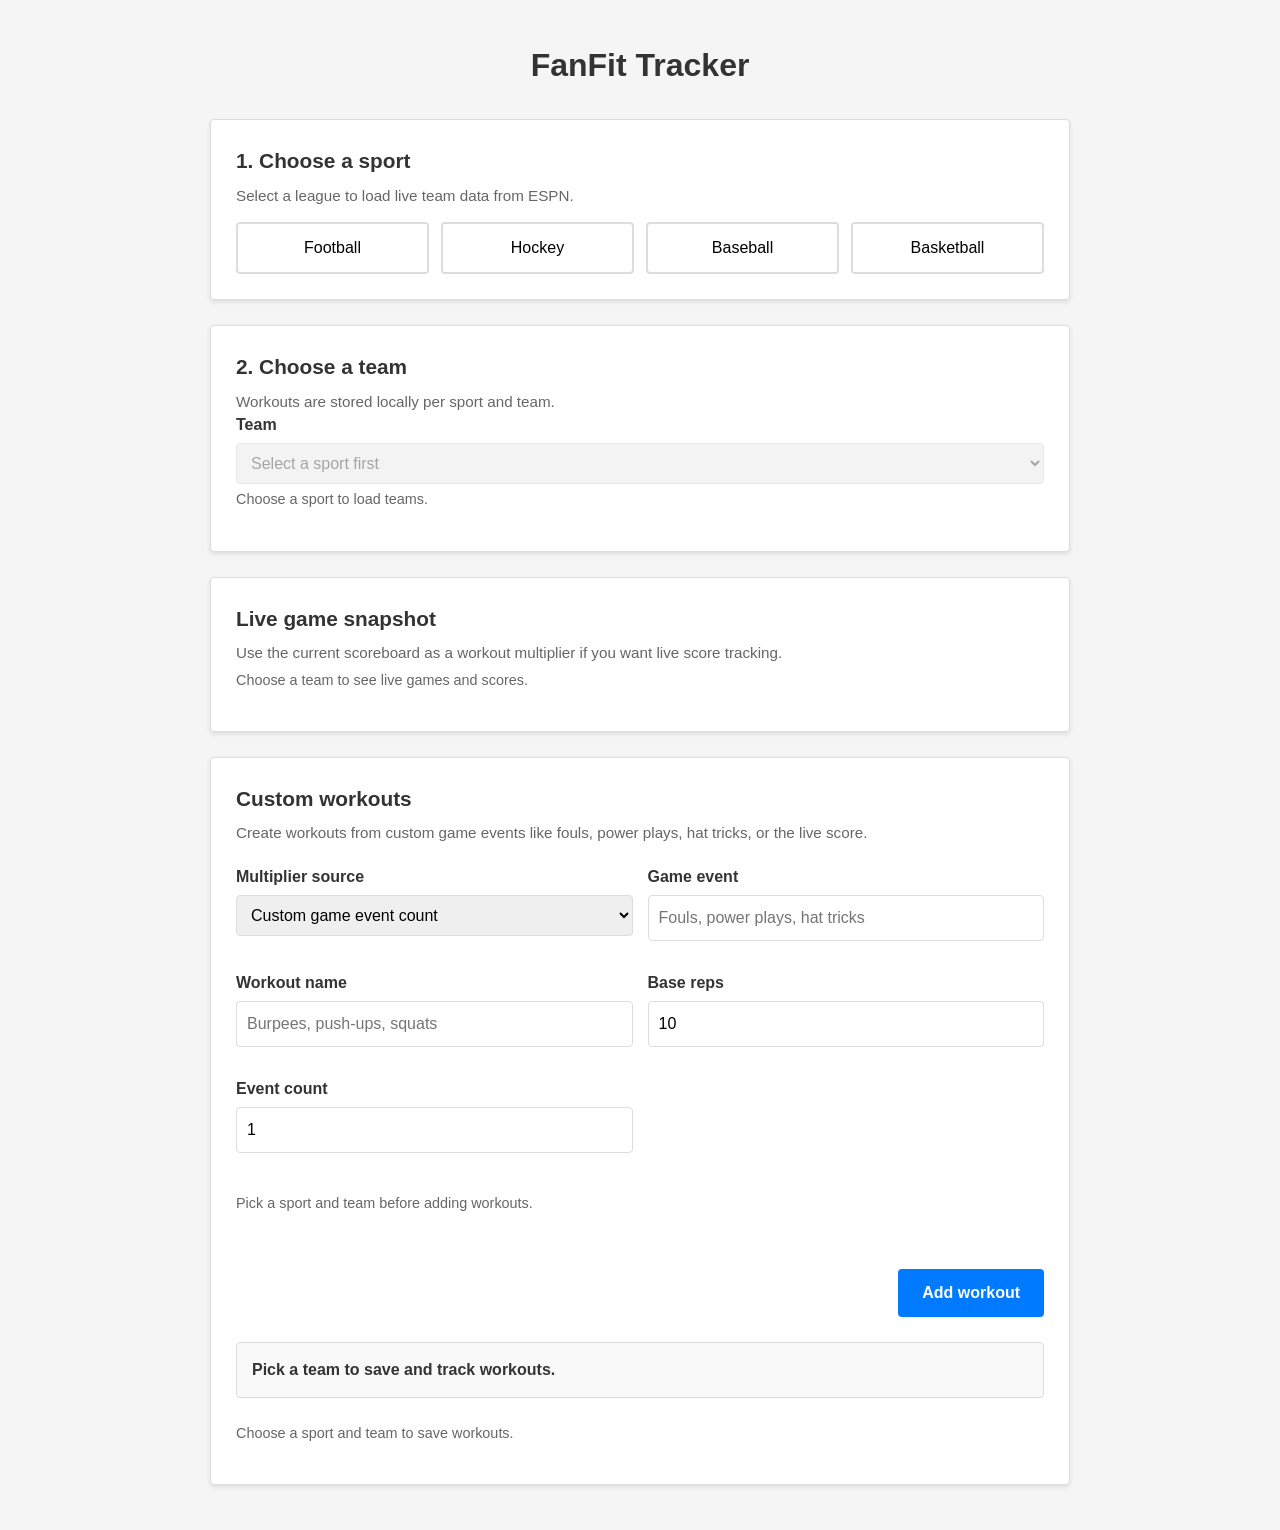
<file: source/index.html>
<!DOCTYPE html>
<html lang="en">

<head>
    <meta charset="UTF-8">
    <meta name="viewport" content="width=device-width, initial-scale=1.0">
    <title>FanFit Tracker</title>
    <link rel="stylesheet" href="style.css">
</head>

<body>
    <main class="app-shell">
        <h1>FanFit Tracker</h1>
        <section class="panel">
            <div class="panel-heading">
                <h2>1. Choose a sport</h2>
                <p>Select a league to load live team data from ESPN.</p>
            </div>
            <div id="sport-selector" class="sport-grid" aria-label="Sport selector"></div>
        </section>

        <section class="panel">
            <div class="panel-heading">
                <h2>2. Choose a team</h2>
                <p>Workouts are stored locally per sport and team.</p>
            </div>
            <div class="field-group">
                <label for="team-dropdown">Team</label>
                <select id="team-dropdown" disabled>
                    <option value="">Select a sport first</option>
                </select>
                <p id="team-status" class="helper-text">Choose a sport to load teams.</p>
            </div>
        </section>

        <section class="panel" id="games-panel" aria-live="polite">
            <div class="panel-heading">
                <h2>Live game snapshot</h2>
                <p>Use the current scoreboard as a workout multiplier if you want live score tracking.</p>
            </div>
            <div id="games-output">
                <p class="status-message">Choose a team to see live games and scores.</p>
            </div>
        </section>

        <section class="panel" id="workout-section" aria-live="polite">
            <div class="panel-heading">
                <h2>Custom workouts</h2>
                <p>Create workouts from custom game events like fouls, power plays, hat tricks, or the live score.</p>
            </div>

            <form id="workout-form" class="workout-form">
                <div class="form-grid">
                    <div class="field-group">
                        <label for="workout-multiplier-type">Multiplier source</label>
                        <select id="workout-multiplier-type">
                            <option value="event-count">Custom game event count</option>
                            <option value="live-score">Live score</option>
                        </select>
                    </div>

                    <div class="field-group">
                        <label for="workout-event-label">Game event</label>
                        <input id="workout-event-label" type="text" placeholder="Fouls, power plays, hat tricks"
                            autocomplete="off">
                    </div>

                    <div class="field-group">
                        <label for="workout-name">Workout name</label>
                        <input id="workout-name" type="text" placeholder="Burpees, push-ups, squats" autocomplete="off">
                    </div>

                    <div class="field-group">
                        <label for="workout-reps">Base reps</label>
                        <input id="workout-reps" type="number" min="1" value="10">
                    </div>

                    <div class="field-group" id="event-count-group">
                        <label for="workout-event-count">Event count</label>
                        <input id="workout-event-count" type="number" min="1" value="1">
                    </div>

                    <div class="field-group" id="live-team-group">
                        <label for="workout-live-team">Track score for</label>
                        <select id="workout-live-team">
                            <option value="selected-team">Selected team</option>
                            <option value="opponent-team">Opponent team</option>
                        </select>
                    </div>
                </div>

                <p id="workout-help" class="helper-text">Choose a sport and team to start building workouts.</p>
                <div class="builder-actions">
                    <button id="add-workout-button" type="submit">Add workout</button>
                </div>
            </form>

            <div class="summary-bar" id="workout-summary"></div>
            <div id="workout-list" class="workout-list"></div>
        </section>
    </main>

    <script src="script.js"></script>
</body>

</html>
</file>
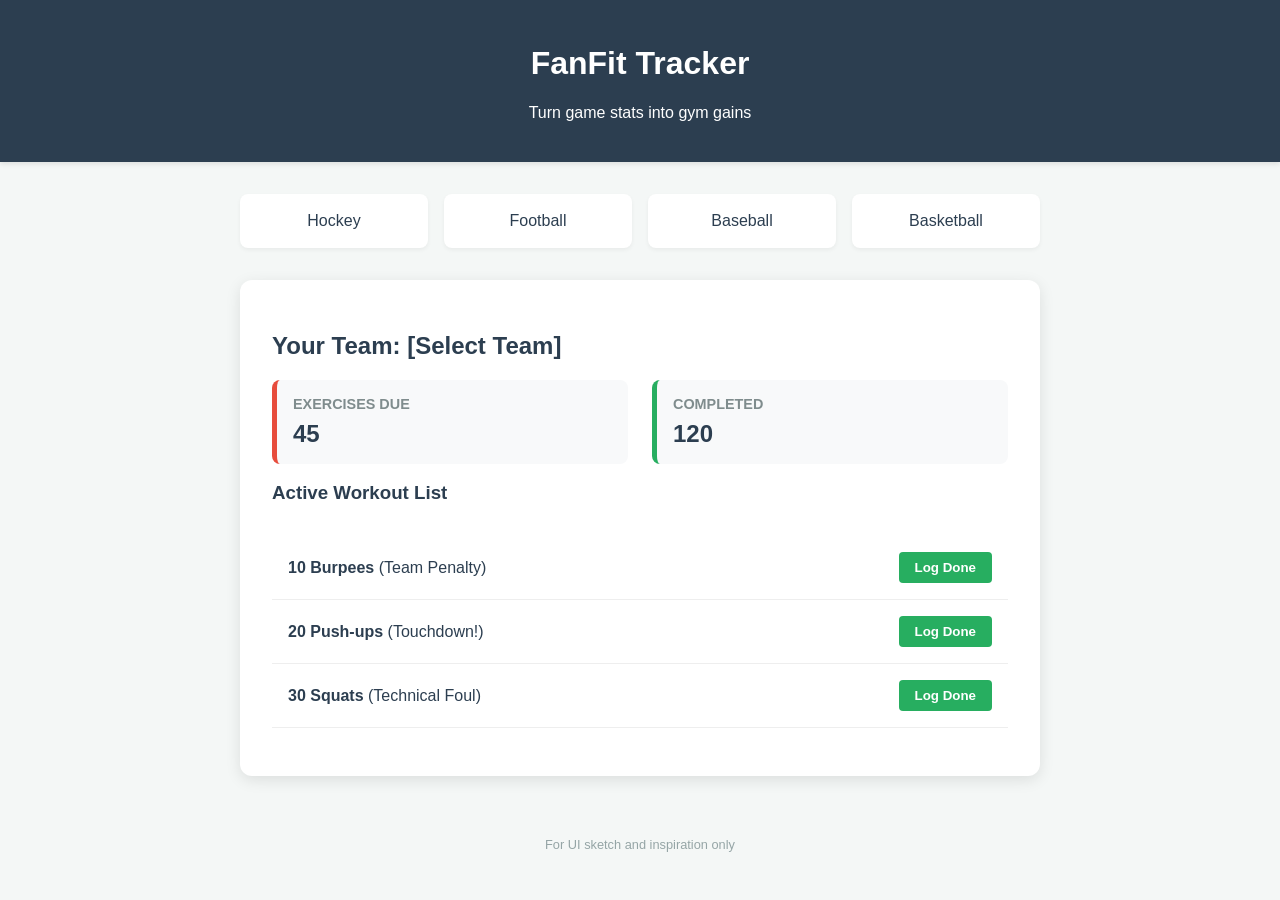
<file: UI_sketch.html>
<!DOCTYPE html>
<html lang="en">
<head>
    <meta charset="UTF-8">
    <meta name="viewport" content="width=device-width, initial-scale=1.0">
    <title>FanFit Tracker | MVP</title>
    <style>
        :root {
            --primary: #2c3e50;
            --accent: #e74c3c;
            --success: #27ae60;
            --bg: #f4f7f6;
            --white: #ffffff;
        }

        body {
            font-family: 'Segoe UI', Tahoma, Geneva, Verdana, sans-serif;
            background-color: var(--bg);
            color: var(--primary);
            margin: 0;
            display: flex;
            flex-direction: column;
            align-items: center;
        }

        header {
            background-color: var(--primary);
            color: var(--white);
            width: 100%;
            padding: 1.5rem 0;
            text-align: center;
            box-shadow: 0 2px 5px rgba(0,0,0,0.1);
        }

        .container {
            width: 90%;
            max-width: 800px;
            margin-top: 2rem;
        }

        /* Sport Selection Cards */
        .sport-selector {
            display: grid;
            grid-template-columns: repeat(auto-fit, minmax(150px, 1fr));
            gap: 1rem;
            margin-bottom: 2rem;
        }

        .sport-card {
            background: var(--white);
            padding: 1rem;
            border-radius: 8px;
            text-align: center;
            cursor: pointer;
            border: 2px solid transparent;
            transition: all 0.3s ease;
            box-shadow: 0 2px 4px rgba(0,0,0,0.05);
        }

        .sport-card:hover {
            border-color: var(--accent);
            transform: translateY(-3px);
        }

        /* Tracker Section */
        .dashboard {
            background: var(--white);
            padding: 2rem;
            border-radius: 12px;
            box-shadow: 0 4px 15px rgba(0,0,0,0.1);
        }

        .stats-grid {
            display: grid;
            grid-template-columns: 1fr 1fr;
            gap: 1.5rem;
            margin-top: 1rem;
        }

        .stat-box {
            padding: 1rem;
            border-radius: 8px;
            background: #f8f9fa;
            border-left: 5px solid var(--accent);
        }

        .stat-box h3 { margin: 0; font-size: 0.9rem; color: #7f8c8d; }
        .stat-box p { margin: 0.5rem 0 0 0; font-size: 1.5rem; font-weight: bold; }

        .exercise-list {
            list-style: none;
            padding: 0;
            margin-top: 2rem;
        }

        .exercise-item {
            display: flex;
            justify-content: space-between;
            align-items: center;
            padding: 1rem;
            border-bottom: 1px solid #eee;
        }

        .btn-log {
            background-color: var(--success);
            color: white;
            border: none;
            padding: 8px 16px;
            border-radius: 4px;
            cursor: pointer;
            font-weight: bold;
        }

        .btn-log:hover { background-color: #219150; }

        footer {
            margin-top: 3rem;
            font-size: 0.8rem;
            color: #95a5a6;
        }
    </style>
</head>
<body>

    <header>
        <h1>FanFit Tracker</h1>
        <p>Turn game stats into gym gains</p>
    </header>

    <div class="container">
        <div class="sport-selector">
            <div class="sport-card">Hockey</div>
            <div class="sport-card">Football</div>
            <div class="sport-card">Baseball</div>
            <div class="sport-card">Basketball</div>
        </div>

        <div class="dashboard">
            <h2>Your Team: <span>[Select Team]</span></h2>
            
            <div class="stats-grid">
                <div class="stat-box">
                    <h3>EXERCISES DUE</h3>
                    <p id="total-due">45</p>
                </div>
                <div class="stat-box" style="border-left-color: var(--success);">
                    <h3>COMPLETED</h3>
                    <p id="total-completed">120</p>
                </div>
            </div>

            <h3>Active Workout List</h3>
            <ul class="exercise-list">
                <li class="exercise-item">
                    <span><strong>10 Burpees</strong> (Team Penalty)</span>
                    <button class="btn-log">Log Done</button>
                </li>
                <li class="exercise-item">
                    <span><strong>20 Push-ups</strong> (Touchdown!)</span>
                    <button class="btn-log">Log Done</button>
                </li>
                <li class="exercise-item">
                    <span><strong>30 Squats</strong> (Technical Foul)</span>
                    <button class="btn-log">Log Done</button>
                </li>
            </ul>
        </div>
    </div>

    <footer>
        <p>For UI sketch and inspiration only</p>
    </footer>

</body>
</html>
</file>
<file: source/style.css>
:root {
    --bg: #f5f5f5;
    --surface: #ffffff;
    --surface-alt: #f9f9f9;
    --border: #dddddd;
    --text: #333333;
    --muted: #666666;
    --primary: #007bff;
    --secondary: #28a745;
    --success: #28a745;
    --danger: #dc3545;
    --warning: #ffc107;
    --radius: 4px;
}

* {
    box-sizing: border-box;
}

html {
    scroll-behavior: smooth;
}

body {
    margin: 0;
    min-height: 100vh;
    font-family: Arial, sans-serif;
    color: var(--text);
    background: var(--bg);
    line-height: 1.5;
}

h1 {
    text-align: center;
    margin-bottom: 30px;
    color: var(--text);
    font-size: 2em;
}

button,
input,
select {
    font: inherit;
}

button {
    border: 1px solid var(--border);
    cursor: pointer;
    padding: 8px 16px;
    background: var(--surface);
}

button:hover {
    background: var(--muted);
}

.app-shell {
    max-width: 900px;
    margin: 0 auto;
    padding: 20px;
}

.panel {
    background: var(--surface);
    border: 1px solid var(--border);
    border-radius: var(--radius);
    padding: 25px;
    margin-bottom: 25px;
    box-shadow: 0 2px 4px rgba(0,0,0,0.1);
}

.panel-heading h2 {
    margin: 0 0 8px 0;
    color: var(--text);
    font-size: 1.3em;
}

.panel-heading p {
    margin: 0;
    color: var(--muted);
    font-size: 0.95em;
}

.sport-grid {
    display: grid;
    grid-template-columns: repeat(auto-fit, minmax(150px, 1fr));
    gap: 12px;
    margin-top: 15px;
}

.sport-card {
    padding: 12px 16px;
    border: 2px solid var(--border);
    border-radius: var(--radius);
    background: var(--surface);
    cursor: pointer;
    transition: all 0.2s ease;
    font-weight: 500;
}

.sport-card:hover {
    border-color: var(--primary);
    background: var(--surface-alt);
}

.sport-card.active {
    background: var(--primary);
    color: white;
    border-color: var(--primary);
}

.field-group {
    margin-bottom: 15px;
}

.field-group label {
    display: block;
    margin-bottom: 6px;
    font-weight: 600;
    color: var(--text);
}

.field-group input,
.field-group select {
    width: 100%;
    padding: 10px;
    border: 1px solid var(--border);
    border-radius: var(--radius);
    font-size: 1em;
    transition: border-color 0.2s ease;
}

.field-group input:focus,
.field-group select:focus {
    outline: none;
    border-color: var(--primary);
    box-shadow: 0 0 0 2px rgba(0,123,255,0.25);
}

.helper-text,
.status-message {
    color: var(--muted);
    font-size: 0.9em;
    margin-top: 5px;
}

.workout-form {
    display: grid;
    gap: 20px;
    margin-top: 20px;
}

.form-grid {
    display: grid;
    grid-template-columns: 1fr 1fr;
    gap: 15px;
}

.builder-actions {
    text-align: right;
    margin-top: 20px;
}

#add-workout-button {
    background: var(--primary);
    color: white;
    border: none;
    padding: 12px 24px;
    border-radius: var(--radius);
    cursor: pointer;
    font-size: 1em;
    font-weight: 600;
    transition: background-color 0.2s ease;
}

#add-workout-button:hover {
    background: #0056b3;
}

.summary-bar {
    margin-top: 25px;
    padding: 15px;
    border: 1px solid var(--border);
    background: var(--surface-alt);
    border-radius: var(--radius);
    font-weight: 600;
    color: var(--text);
}

.workout-list {
    margin-top: 25px;
}

.workout-card {
    border: 1px solid var(--border);
    padding: 20px;
    background: var(--surface);
    margin-bottom: 15px;
    border-radius: var(--radius);
    box-shadow: 0 1px 3px rgba(0,0,0,0.1);
    transition: box-shadow 0.2s ease;
}

.workout-card:hover {
    box-shadow: 0 2px 8px rgba(0,0,0,0.15);
}

.workout-card.completed {
    background: #f0f8f0;
    border-color: var(--success);
}

.workout-title-row {
    display: flex;
    justify-content: space-between;
    align-items: center;
    margin-bottom: 15px;
}

.workout-name-input {
    flex: 1;
    padding: 8px 12px;
    border: 1px solid var(--border);
    border-radius: var(--radius);
    font-size: 1.1em;
    font-weight: 600;
}

.status-pill {
    padding: 6px 12px;
    border-radius: 20px;
    font-size: 0.85em;
    font-weight: 600;
    text-transform: uppercase;
    letter-spacing: 0.5px;
}

.status-pill.active {
    background: var(--warning);
    color: white;
}

.status-pill.completed {
    background: var(--success);
    color: white;
}

.status-pill.partial {
    background: var(--primary);
    color: white;
}

.workout-meta {
    display: grid;
    grid-template-columns: 1fr 1fr;
    gap: 15px;
    margin-top: 15px;
    padding: 15px;
    background: var(--surface-alt);
    border-radius: var(--radius);
}

.mini-field {
    display: flex;
    flex-direction: column;
}

.mini-field label {
    font-weight: 600;
    margin-bottom: 6px;
    color: var(--text);
    font-size: 0.9em;
}

.mini-field input,
.mini-field select {
    padding: 8px;
    border: 1px solid var(--border);
    border-radius: var(--radius);
    font-size: 0.95em;
}

.workout-total {
    margin-top: 15px;
    padding: 12px 15px;
    background: var(--surface-alt);
    border: 1px solid var(--border);
    border-radius: var(--radius);
    font-weight: 600;
    color: var(--text);
}

.workout-actions {
    margin-top: 15px;
    display: flex;
    gap: 10px;
    justify-content: flex-end;
}

.partial-completion {
    margin-top: 15px;
    padding: 15px;
    border: 1px solid var(--border);
    background: var(--surface-alt);
    border-radius: var(--radius);
}

.partial-completion p {
    margin: 0 0 12px 0;
    font-weight: 600;
    color: var(--text);
}

.event-checkbox {
    margin-bottom: 8px;
    display: flex;
    align-items: center;
}

.event-checkbox input[type="checkbox"] {
    margin-right: 8px;
    transform: scale(1.1);
}

.complete-workout-button {
    background: var(--secondary);
    color: white;
    border: none;
    padding: 8px 16px;
    border-radius: var(--radius);
    cursor: pointer;
    font-size: 0.9em;
    font-weight: 600;
    transition: background-color 0.2s ease;
}

.complete-workout-button:hover {
    background: #218838;
}

.remove-workout-button {
    background: var(--danger);
    color: white;
    border: none;
    padding: 8px 16px;
    border-radius: var(--radius);
    cursor: pointer;
    font-size: 0.9em;
    font-weight: 600;
    transition: background-color 0.2s ease;
}

.remove-workout-button:hover {
    background: #c82333;
}

.is-hidden {
    display: none !important;
}

@media (max-width: 720px) {
    body {
        padding: 10px;
    }
    
    h1 {
        font-size: 1.5em;
        margin-bottom: 20px;
    }
    
    .app-shell {
        padding: 10px;
    }
    
    .panel {
        padding: 15px;
        margin-bottom: 15px;
    }
    
    .form-grid,
    .workout-meta {
        grid-template-columns: 1fr;
        gap: 10px;
    }
    
    .workout-title-row {
        flex-direction: column;
        align-items: flex-start;
        gap: 10px;
    }
    
    .workout-actions {
        justify-content: stretch;
    }
    
    .complete-workout-button,
    .remove-workout-button {
        flex: 1;
    }
}
</file>
